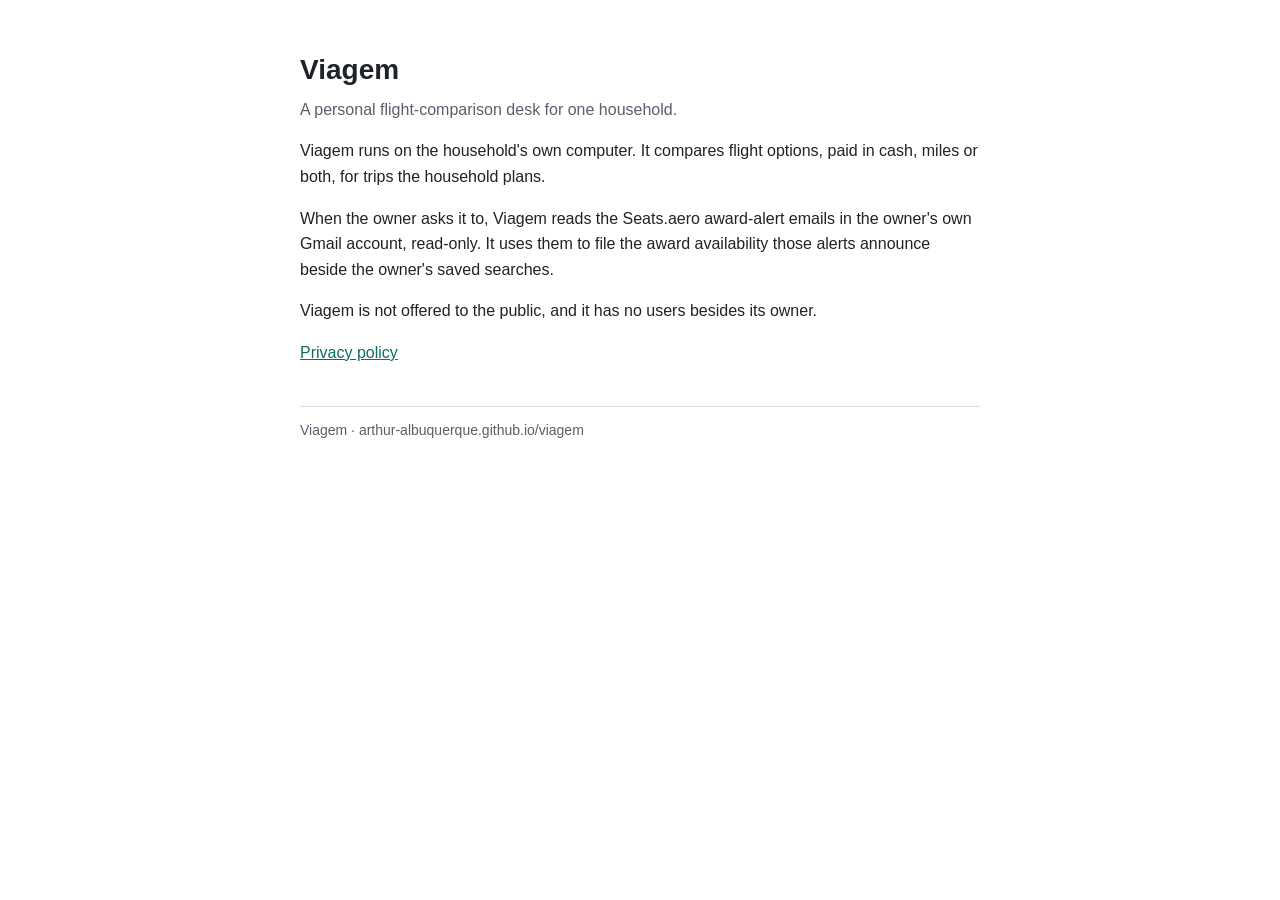
<file: viagem/index.html>
<!doctype html>
<html lang="en">
<head>
<meta charset="utf-8">
<meta name="viewport" content="width=device-width, initial-scale=1">
<title>Viagem</title>
<link rel="stylesheet" href="style.css">
</head>
<body>
<main>
<h1>Viagem</h1>
<p class="lede">A personal flight-comparison desk for one household.</p>
<p>Viagem runs on the household's own computer. It compares flight options, paid in cash, miles or both, for trips the household plans.</p>
<p>When the owner asks it to, Viagem reads the Seats.aero award-alert emails in the owner's own Gmail account, read-only. It uses them to file the award availability those alerts announce beside the owner's saved searches.</p>
<p>Viagem is not offered to the public, and it has no users besides its owner.</p>
<p><a href="privacy.html">Privacy policy</a></p>
<footer>Viagem · arthur-albuquerque.github.io/viagem</footer>
</main>
</body>
</html>
</file>
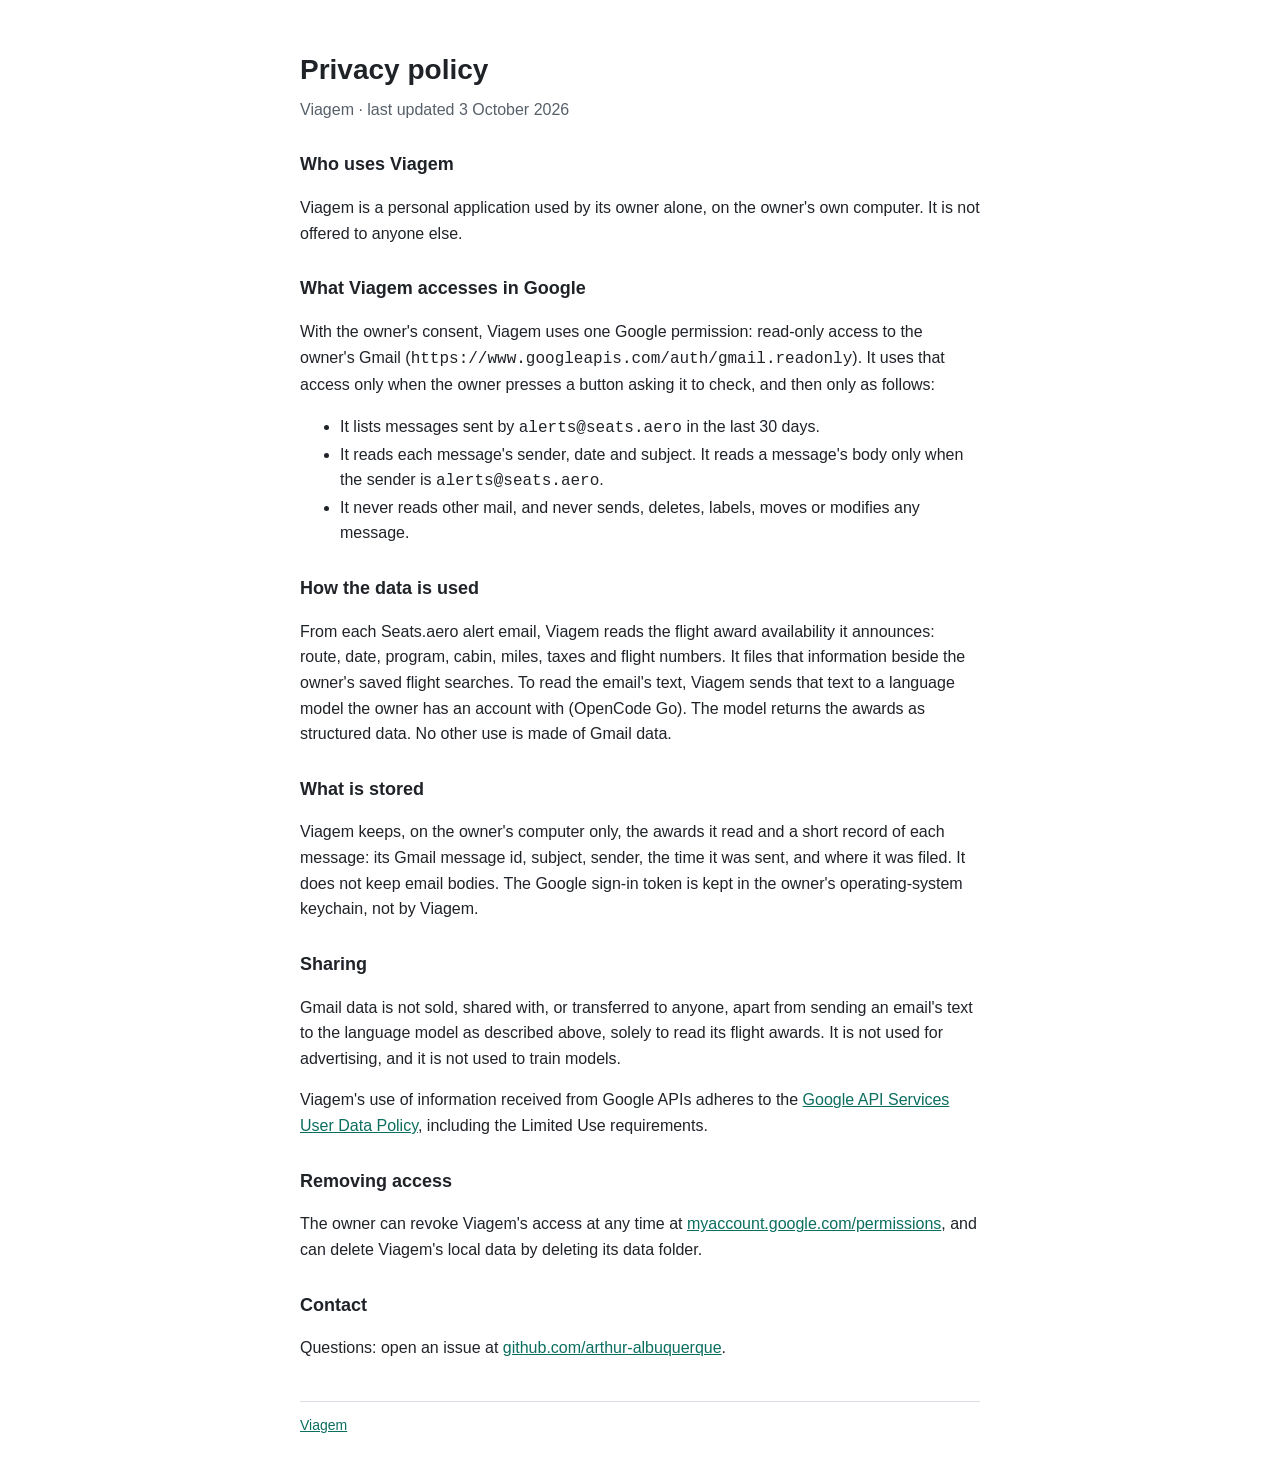
<file: viagem/privacy.html>
<!doctype html>
<html lang="en">
<head>
<meta charset="utf-8">
<meta name="viewport" content="width=device-width, initial-scale=1">
<title>Viagem · Privacy policy</title>
<link rel="stylesheet" href="style.css">
</head>
<body>
<main>
<h1>Privacy policy</h1>
<p class="lede">Viagem · last updated 3 October 2026</p>

<h2>Who uses Viagem</h2>
<p>Viagem is a personal application used by its owner alone, on the owner's own computer. It is not offered to anyone else.</p>

<h2>What Viagem accesses in Google</h2>
<p>With the owner's consent, Viagem uses one Google permission: read-only access to the owner's Gmail (<code>https://www.googleapis.com/auth/gmail.readonly</code>). It uses that access only when the owner presses a button asking it to check, and then only as follows:</p>
<ul>
<li>It lists messages sent by <code>alerts@seats.aero</code> in the last 30 days.</li>
<li>It reads each message's sender, date and subject. It reads a message's body only when the sender is <code>alerts@seats.aero</code>.</li>
<li>It never reads other mail, and never sends, deletes, labels, moves or modifies any message.</li>
</ul>

<h2>How the data is used</h2>
<p>From each Seats.aero alert email, Viagem reads the flight award availability it announces: route, date, program, cabin, miles, taxes and flight numbers. It files that information beside the owner's saved flight searches. To read the email's text, Viagem sends that text to a language model the owner has an account with (OpenCode Go). The model returns the awards as structured data. No other use is made of Gmail data.</p>

<h2>What is stored</h2>
<p>Viagem keeps, on the owner's computer only, the awards it read and a short record of each message: its Gmail message id, subject, sender, the time it was sent, and where it was filed. It does not keep email bodies. The Google sign-in token is kept in the owner's operating-system keychain, not by Viagem.</p>

<h2>Sharing</h2>
<p>Gmail data is not sold, shared with, or transferred to anyone, apart from sending an email's text to the language model as described above, solely to read its flight awards. It is not used for advertising, and it is not used to train models.</p>
<p>Viagem's use of information received from Google APIs adheres to the <a href="https://developers.google.com/terms/api-services-user-data-policy">Google API Services User Data Policy</a>, including the Limited Use requirements.</p>

<h2>Removing access</h2>
<p>The owner can revoke Viagem's access at any time at <a href="https://myaccount.google.com/permissions">myaccount.google.com/permissions</a>, and can delete Viagem's local data by deleting its data folder.</p>

<h2>Contact</h2>
<p>Questions: open an issue at <a href="https://github.com/arthur-albuquerque">github.com/arthur-albuquerque</a>.</p>
<footer><a href="index.html">Viagem</a></footer>
</main>
</body>
</html>
</file>
<file: viagem/style.css>
body { font: 16px/1.6 -apple-system, BlinkMacSystemFont, "Segoe UI", Helvetica, Arial, sans-serif; color: #1f2328; background: #ffffff; margin: 0; }
main { max-width: 680px; margin: 48px auto; padding: 0 20px; }
h1 { font-size: 28px; margin: 0 0 4px; }
h2 { font-size: 18px; margin: 28px 0 6px; }
p.lede { color: #57606a; margin-top: 0; }
a { color: #0b6e5f; }
footer { margin-top: 40px; padding-top: 12px; border-top: 1px solid #d8dee4; color: #57606a; font-size: 14px; }
</file>
